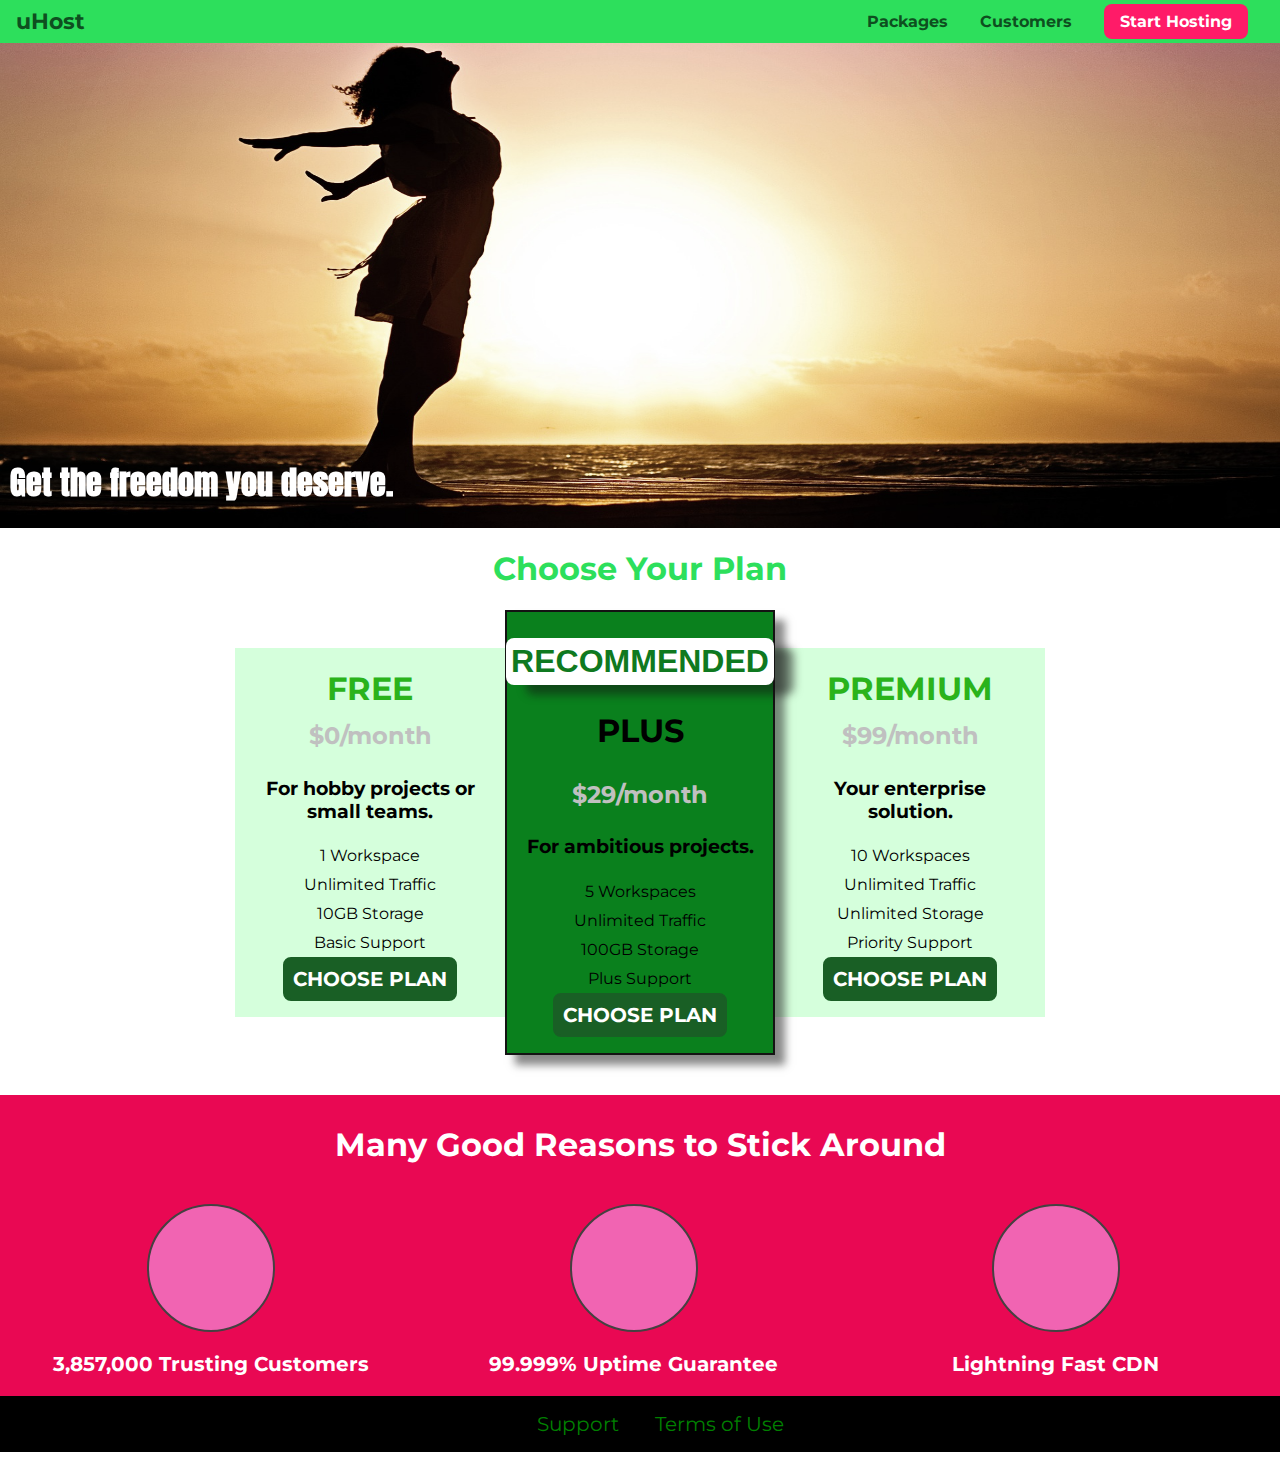
<file: index.html>
<!DOCTYPE html>
<html lang="en">

<head>
    <meta charset="UTF-8">
    <meta http-equiv="X-UA-Compatible" content="ie=edge">
    <meta name= "viewPort" content="width=device-width,inotial-scale=1.0">
    <title>uHost</title>
    <link rel="shortcut icon" href="favicon.png">
    <link href="https://fonts.googleapis.com/css?family=Anton" rel="stylesheet">
    <link href="https://fonts.googleapis.com/css?family=Montserrat:400,700" rel="stylesheet">
    <link rel="stylesheet" href="shared.css">
    <link rel="stylesheet" href="main.css">
</head>

<body>
    <div class="black_drop visibilty"></div>
    <div class="notification visibilty">
        <h1 class=notification_question>Do you want to continue?</h1>
        <div>
            <a class = "notification_a">
                <button class="notification_button notification_button_yes">yes</button>
            </a>
            <a class=notification_a>
                <button class="notification_button notification_button_no">no</button>
            </a>
        </div>
    </div>
    <div class = "drawer visibilty">
        <ul class="drawer-nav__items">
            <li class="drawer-nav__item">
                <a href="packages/index.html">Packages</a>
            </li>
            <li class="drawer-nav__item">
                <a href="customers/index.html">Customers</a>
            </li>
            <li class="drawer-nav__item ">
                <a href="start-hosting/index.html">>>Start Hosting<<</a>
            </li>
        </ul>
    </div>
    <header class="main-header">
        <div class="main-header-hamburger">
            <a href="index.html" class="main-header__brand">
                uHost
            </a>
            <div class="manu_hamburger">
                <div class="manu_hamburger_line"></div>
                <div class="manu_hamburger_line"></div>
                <div class="manu_hamburger_line"></div>
            </div>
        </div>
        <nav class="main-nav">
            <ul class="main-nav__items">
                <li class="main-nav__item">
                    <a href="packages/index.html">Packages</a>
                </li>
                <li class="main-nav__item">
                    <a href="customers/index.html">Customers</a>
                </li>
                <li class="main-nav__item main-nav__item--cta">
                    <a href="start-hosting/index.html">Start Hosting</a>
                </li>
            </ul>
        </nav>
    </header>
    <main>
        <section id="product-overview">
            <h1>Get the freedom you deserve.</h1>
        </section>
        <section id="plans">
            <h1 class="section-title">Choose Your Plan</h1>
             <div class="plans_lists">
                 <article class ="plan">
                     <h1 class="plan_title">FREE</h1>
                     <h2 class="price">$0/month</h2>
                     <h3>For hobby projects or small teams.</h3>
                     <ul class="plan_list">
                         <li class="plan_list_item">1 Workspace</li>
                         <li class="plan_list_item">Unlimited Traffic</li>
                         <li class="plan_list_item">10GB Storage</li>
                         <li class="plan_list_item">Basic Support</li>
                     </ul>
                     <div>
                         <button class="button">CHOOSE PLAN</button>
                     </div>
                 </article>
                 <article class="plan plan_box">
                     <h1 class="plan_recommended">RECOMMENDED</h1>
                     <h1>PLUS</h1>
                     <h2 class="price">$29/month</h2>
                     <h3>For ambitious projects.</h3>
                     <ul class="plan_list">
                         <li class="plan_list_item">5 Workspaces</li>
                         <li class="plan_list_item">Unlimited Traffic</li>
                         <li class="plan_list_item">100GB Storage</li>
                         <li class="plan_list_item">Plus Support</li>
                     </ul>
                     <div>
                         <button class="button">CHOOSE PLAN</button>
                     </div>
                 </article>
                 <article class="plan">
                     <h1 class="plan_title">PREMIUM</h1>
                     <h2 class="price">$99/month</h2>
                     <h3>Your enterprise solution.</h3>
                     <ul class="plan_list">
                         <li class="plan_list_item">10 Workspaces</li>
                         <li class="plan_list_item">Unlimited Traffic</li>
                         <li class="plan_list_item" class="plan_list_item">Unlimited Storage</li>
                         <li class="plan_list_item">Priority Support</li>
                     </ul>
                     <div>
                         <button class="button">CHOOSE PLAN</button>
                     </div>
                 </article>
             </div>
        </section>
        <section id= "info">
            <h1 class="info_title">Many Good Reasons to Stick Around</h1>
            <ul class = "info_list">
                <li class="info_item">
                    <div class="info_item_image">

                    </div>
                    <p class="info_descreption">3,857,000 Trusting Customers</p>
                </li>
                <li class="info_item">
                    <div class="info_item_image">

                    </div>
                    <p class="info_descreption">99.999% Uptime Guarantee</p>
                </li>
                <li class="info_item">
                    <div class="info_item_image">

                    </div>
                    <p class="info_descreption">Lightning Fast CDN</p>
                </li>
            </ul>
        </section>
    </main>
    <footer class="main_footer">
        <nav>
            <ul class="main_footer_list">
                <li class="main_footer_item">
                    <a href="#">Support</a>
                </li >
                <li class="main_footer_item">
                    <a href="#">Terms of Use</a>
                </li>
            </ul>
        </nav>
    </footer>
    <script src="index.js"></script>
    <script src= "shared.js"></script>
</body>

</html>
</file>
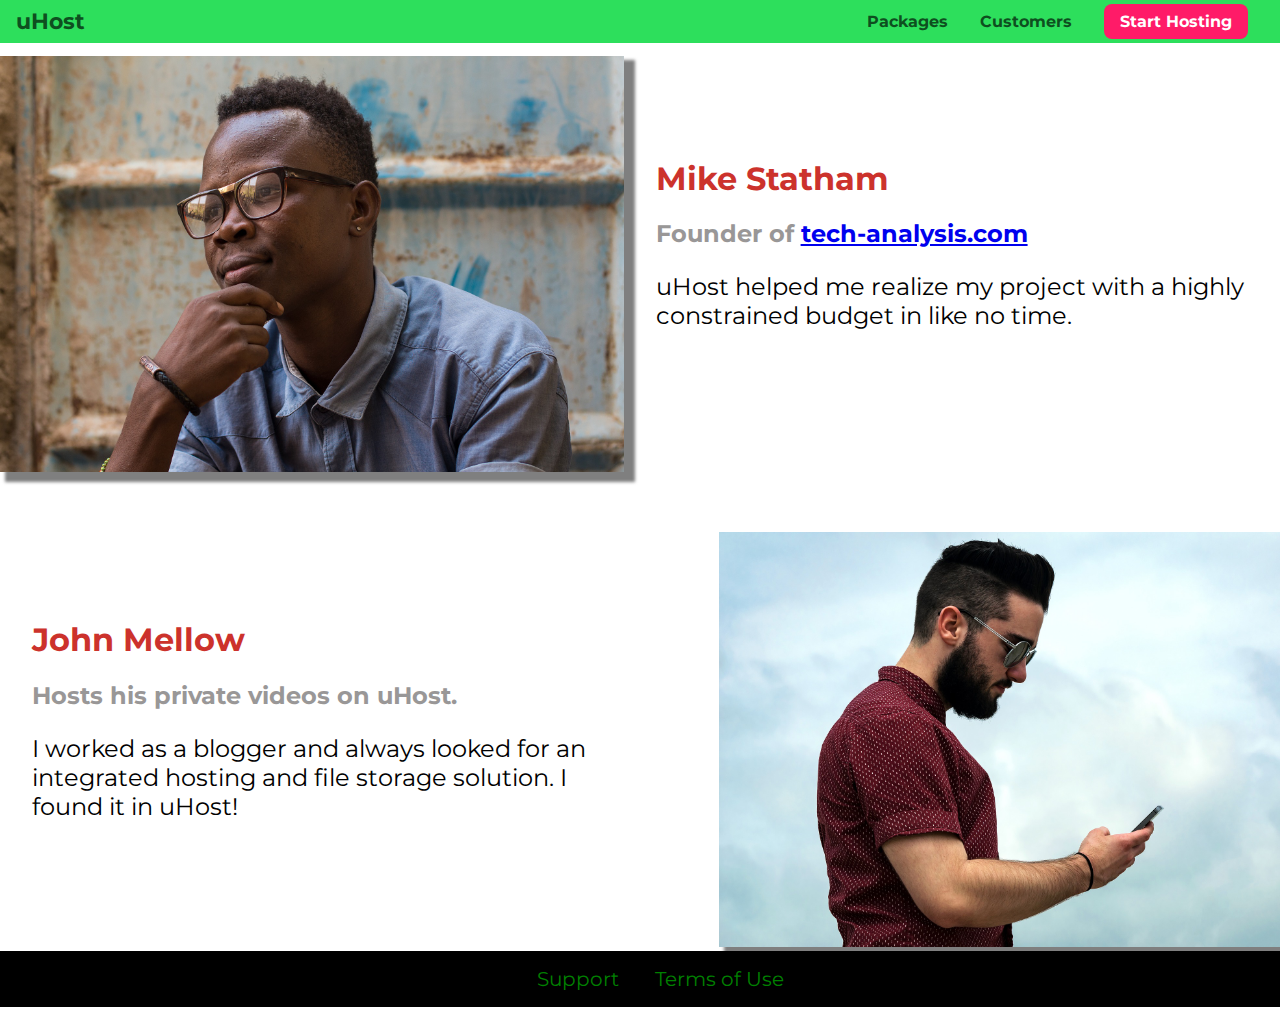
<file: customers/index.html>
<!DOCTYPE html>
<html lang="en">

<head>
    <meta charset="UTF-8">
    <meta http-equiv="X-UA-Compatible" content="ie=edge">
    <meta name="viewPort" content="width=device-width,inotial-scale=1.0">
    <title>uHost</title>
    <link rel="shortcut icon" href="../favicon.png">
    <link href="https://fonts.googleapis.com/css?family=Anton" rel="stylesheet">
    <link href="https://fonts.googleapis.com/css?family=Montserrat:400,700" rel="stylesheet">
    <link rel="stylesheet" href="../shared.css">
    <link rel="stylesheet" href="customer.css">
</head>

<body>
    <div class="black_drop visibilty"></div>
    <div class="drawer visibilty">
        <ul class="drawer-nav__items">
            <li class="drawer-nav__item">
                <a href="../index.html">Packages</a>
            </li>
            <li class="drawer-nav__item">
                <a href="index.html">Customers</a>
            </li>
            <li class="drawer-nav__item ">
                <a href="start-hosting/index.html">>>Start Hosting</a>
            </li>
        </ul>
    </div>
    <header class="main-header">
        <div class="main-header-hamburger">
            <a href="../index.html" class="main-header__brand">
                uHost
            </a>
            <div class="manu_hamburger">
                <div class="manu_hamburger_line"></div>
                <div class="manu_hamburger_line"></div>
                <div class="manu_hamburger_line"></div>
            </div>
        </div>
        <nav class="main-nav">
            <ul class="main-nav__items">
                <li class="main-nav__item">
                    <a href="../packages/index.html">Packages</a>
                </li>
                <li class="main-nav__item">
                    <a href="index.html">Customers</a>
                </li>
                <li class="main-nav__item main-nav__item--cta">
                    <a href="start-hosting/index.html">Start Hosting</a>
                </li>
            </ul>
        </nav>
    </header>
    <main>
        <div>
            <div class="testimonial" id="customer-1">
                <div class="testimonial__image-container">
                    <img src="../customers/customer-1.jpg" alt="Mike Statham - Customer" class="testimonial__image">
                </div>
                <div class="testimonial__info">
                    <h1 class="testimonial__name">Mike Statham</h1>
                    <h2 class="testimonial__subtitle">Founder of
                        <a href="tech-analysis.com">tech-analysis.com</a>
                    </h2>
                    <p class="testimonial__text">uHost helped me realize my project with a highly constrained budget in
                        like no
                        time.</p>
                </div>
            </div>
            <div class="testimonial" id="customer-2">

                <div class="testimonial__info">
                    <h1 class="testimonial__name">John Mellow</h1>
                    <h2 class="testimonial__subtitle">Hosts his private videos on uHost.
                    </h2>
                    <p class="testimonial__text">I worked as a blogger and always looked for an integrated hosting and
                        file
                        storage solution. I found
                        it in uHost!
                    </p>
                </div>
                <div class="testimonial__image-container">
                    <img src="../customers/customer-2.jpg" alt="John Mellow - Customer" class="testimonial__image">
                </div>
            </div>
        </div>
    </main>

    <footer class="main_footer">
        <nav>
            <ul class="main_footer_list">
                <li class="main_footer_item">
                    <a href="#">Support</a>
                </li>
                <li class="main_footer_item">
                    <a href="#">Terms of Use</a>
                </li>
            </ul>
        </nav>
    </footer>
    <script src="../shared.js"></script>
</body>

</html>
</file>
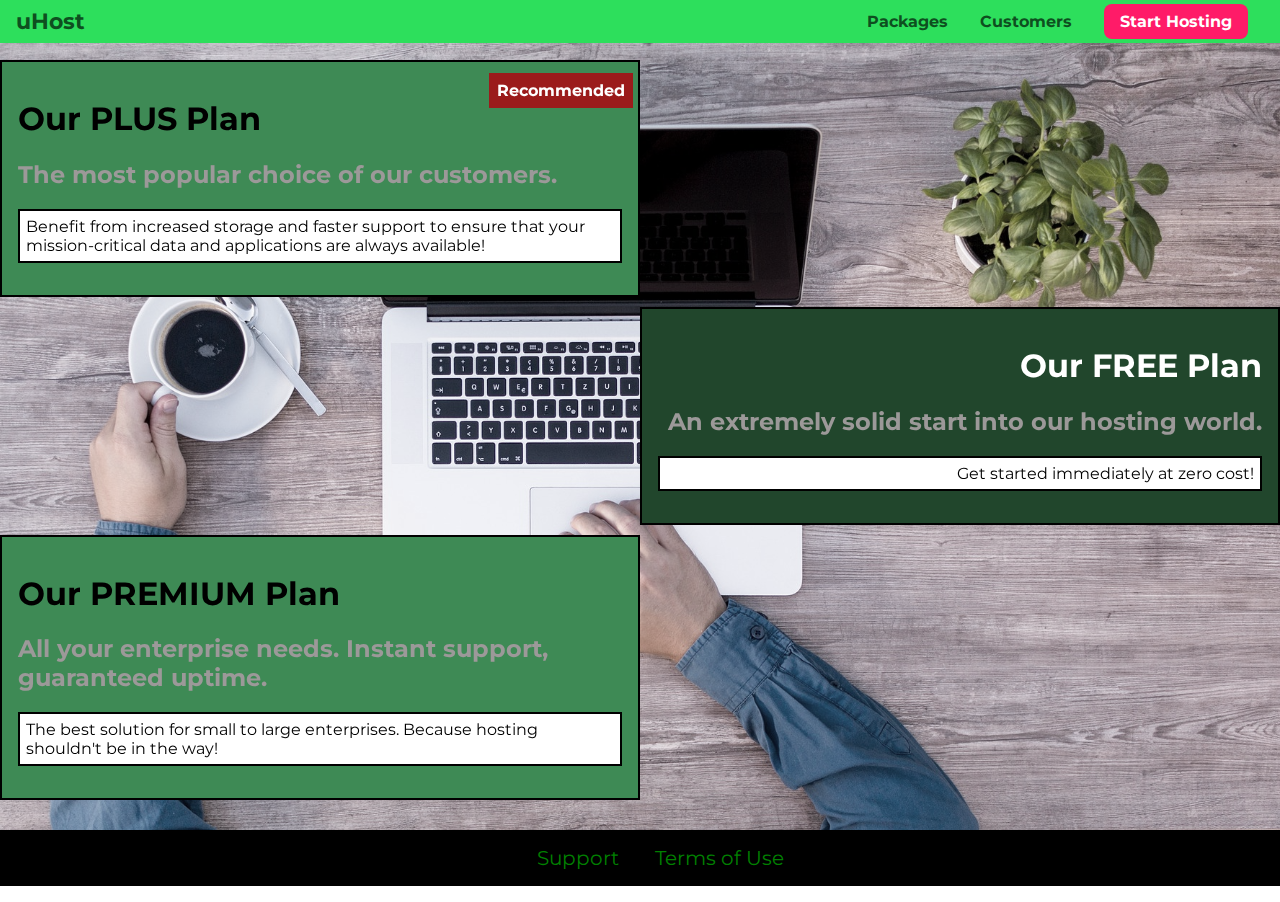
<file: packages/index.html>
<!DOCTYPE html>
<html lang="en">

    <head>
        <meta charset="UTF-8">
        <meta http-equiv="X-UA-Compatible" content="ie=edge">
        <meta name="viewPort" content="width=device-width,inotial-scale=1.0">
        <title>uHost</title>
        <link rel="shortcut icon" href="../favicon.png">
        <link href="https://fonts.googleapis.com/css?family=Anton" rel="stylesheet">
        <link href="https://fonts.googleapis.com/css?family=Montserrat:400,700" rel="stylesheet">
        <link rel="stylesheet" href="../shared.css">
        <link rel="stylesheet" href="packges.css">
    </head>

    <body>
        <div class="black_drop visibilty"></div>
        <div class="drawer visibilty">
            <ul class="drawer-nav__items">
                <li class="drawer-nav__item">
                    <a href="index.html">Packages</a>
                </li>
                <li class="drawer-nav__item">
                    <a href="../customers/index.html">Customers</a>
                </li>
                <li class="drawer-nav__item ">
                    <a href="start-hosting/index.html">>>Start Hosting</a>
                </li> 
            </ul> 
        </div>
        <header class="main-header">
            <div class="main-header-hamburger">
                <a href="../index.html" class="main-header__brand">
                    uHost
                </a>
                <div class="manu_hamburger">
                    <div class="manu_hamburger_line"></div>
                    <div class="manu_hamburger_line"></div>
                    <div class="manu_hamburger_line"></div>
                </div>
            </div>
            <nav class="main-nav">
                <ul class="main-nav__items">
                    <li class="main-nav__item">
                        <a href="index.html">Packages</a>
                    </li>
                    <li class="main-nav__item">
                        <a href="../customers/index.html">Customers</a>
                    </li>
                    <li class="main-nav__item main-nav__item--cta">
                        <a href="start-hosting/index.html">Start Hosting</a>
                    </li>
                </ul>
            </nav>
        </header>
        <main class = "deck">
            <section class="card">
                <a href="#">
                    <h1>Our PLUS Plan</h1>
                    <h1 class="recommened">Recommended</h1>
                    <h2 class="card_explin">The most popular choice of our customers.</h2>
                    <p class="card-box">Benefit from increased storage and faster support to ensure that your mission-critical
                        data and applications
                        are always available!</p>
                </a>
            </section>
            <section class="card card-right">
                <a href="#">
                    <h1>Our FREE Plan</h1>
                    <h2 class="card_explin">An extremely solid start into our hosting world.</h2>
                    <p class="card-box">Get started immediately at zero cost!</p>
                </a>
            </section>
            <section class="card">
                <a href="#">
                    <h1>Our PREMIUM Plan</h1>
                    <h2 class="card_explin">All your enterprise needs. Instant support, guaranteed uptime. </h2>
                    <p class="card-box">The best solution for small to large enterprises. Because hosting shouldn't be
                        in the
                        way!</p>
                </a>
            </section>
        </main>

        <footer class="main_footer">
            <nav>
                <ul class="main_footer_list">
                    <li class="main_footer_item">
                        <a href="#">Support</a>
                    </li>
                    <li class="main_footer_item">
                        <a href="#">Terms of Use</a>
                    </li>
                </ul>
            </nav>
        </footer>
        <script src="../shared.js"></script>
    </body>

</html>
</file>
<file: shared.css>
*{
    box-sizing: border-box;
}
body {
    font-family: 'Montserrat', sans-serif;
    margin: 0;
}
/* navigation */
.main-header {
    position: fixed;
    top: 0;
    z-index: 10;
    width: 100%;
    background: #2ddf5c;
    padding: 8px 16px;
    display: flex;
    align-items:center;
    justify-content:space-between;
}

.manu_hamburger{
    vertical-align: middle;
    cursor: pointer;
}

.manu_hamburger_line{
    width: 35px;
    height: 4px;
    background-color: black;
    margin: 4px 0;
}
.main-header-hamburger{
    display: flex;
    flex-direction: row;
    justify-content:space-between;
    width: 40rem;
}

.drawer-nav__items{
    position: fixed;
    display: flex;
    flex-direction: column;
    align-items: center;
    justify-content:space-evenly ;
    list-style: none;
    background-color: rgb(88, 180, 119);
    top: 40px;
    right: 0;
    z-index: 10;
    height: 20vh;
    width: 100vw;
    margin: 0;
    padding: 16px;
    text-align: center;
}
.drawer-nav__item{
    text-decoration: none;
}
.drawer-nav__item a{
    text-decoration: none;
    color: #0e4f1f;
    font-weight: bold;
    padding: 3px 0;
}
.drawer-nav__item a:hover{
    color: white;
}
.main-header__brand {
    color: #0e4f1f;
    text-decoration: none;
    font-weight: bold;
    font-size: 22px;
}
.main-nav {
    vertical-align: middle; 
    display: none ;
}

@media(min-width: 40rem) {
    .manu_hamburger {
        display: none;
    }
    .main-nav {
        display: inline;
    }
    .main-header-hamburger{
        width: auto;
    }
}

.main-nav__items {
    margin: 0;
    padding: 0;
    list-style: none;
    display: flex;
    justify-content:space-between;

}

.main-nav__item {
    
    margin: 0 16px;
}

.main-nav__item a {
    text-decoration: none;
    color: #0e4f1f;
    font-weight: bold;
    padding: 3px 0;
}

.main-nav__item a:hover,
.main-nav__item a:active {
    color: white;
    border-bottom: 5px solid white;
}

.main-nav__item--cta a {
    color: white;
    background: #ff1b68;
    padding: 8px 16px;
    border-radius: 8px;
}

.main-nav__item--cta a:hover,
.main-nav__item--cta a:active {
    color: #ff1b68;
    background: white;
    border: none;
}


/* footer section */
.main_footer {
    background-color: black;
}

.main_footer_list {
    margin-top: 0;
    text-align: center;
}

.main_footer_item {
    display: inline-block;
    padding: 16px;
}

.main_footer_item a {
    text-decoration: none;
    font-size: 20px;
    color: green;
}

.main_footer_item a:active,
.main_footer_item a:hover {
    color: greenyellow;
}

.black_drop {
    background-color: rgba(0, 0, 0, 0.5);
    width: 100vw;
    height: 100vh;
    position: fixed;
    z-index: 5;
}

.visibilty{
    display: none !important;
}
</file>
<file: main.css>
#product-overview {
    background-image: url(freedom.jpg) ;
    background-size: 100% 130%;
    background-repeat: no-repeat;
    background-position:100% 30% ;
    width: 100%;
    height: 50vh;
    padding: 10px;
    filter: grayscale(30%);
    position: relative;
}

    /* plans section */
.button {
    font: inherit;
    padding: 8px;
    border-radius: 8px;
    background: rgb(25, 95, 37);
    color: white;
    font-weight: bold;
    font-size: 20px;
    cursor: pointer;
    border: solid 2px rgb(25, 95, 37);
}

.button:hover,
.button:active {
    background: white;
    color: rgb(25, 95, 37);
}

.button:focus {
    outline: none;
}
.section-title {
    color: #2ddf5c;
    text-align: center;
}

#product-overview h1 {
    color: white;
    font-family: 'Anton', sans-serif;
    position: absolute;
    bottom: 0;
}

#plans{
    text-align: center;
    
}

.plan{
    /* text-align: center;
    display: inline-block; */
    width: 100%;
    /* margin: 8px; */
    /* margin-left: 20px; */
    padding: 16px;
    vertical-align: middle;
    background-color: #d5ffdc;
    display: flex;
    flex-direction: column;
    align-items: center;
}

.plan_list{
    display: flex;
    flex-direction: column;
    align-items: center;
    list-style-type: none;
    margin: 0;
    padding: 0;
}
.price{
    color: silver;
    margin: 3px 0;
}

.plan_list_item{
    margin: 2px 0;
}
.plan_box{
   box-shadow: 10px 10px 8px rgba(20, 19, 19, 0.5);
   border: solid rgb(20, 19, 19) 2px;
   background-color: rgb(10, 128, 29);
}
.plan_recommended{
    box-shadow: 20px 10px 8px rgba(20, 19, 19, 0.5);
    background-color:white ;
    padding: 5px;
    margin: 10px 30px 5px 30px;
    border-radius: 8px;
    color: rgb(15, 121, 32);
    font-family: Verdana, Geneva, Tahoma, sans-serif;
}
.plan_title{
    color: rgb(42, 179, 27);
    margin: 3px 0;
}
.plans_lists{
    text-align: center;
    margin: 0 auto;
    width: 90%;
}
/* information section */
#info{
    background-color: rgb(233, 8, 83);
    margin: 20px 0 0 0;
}
.info_title{
    text-align: center;
    color: white;
    margin: 40px 0;
    padding-top: 30px;
}
.info_list{
    display: flex;
    flex-direction: column;
    align-items: flex-start;
    justify-items: center;
    list-style: none;
    margin: 0;
    padding: 0;
    text-align: center;
}
.info_item{
    /* display: inline-block; */
    width: 100%;
    vertical-align: top;
}
.info_item_image{
    border: 2px solid rgb(68, 65, 65);
    border-radius: 50%;
    height: 128px;
    width: 128px;
    margin: 0 auto;
    background-color: rgb(241, 100, 178);
}
.info_descreption{
    color: white;
    font-size: 20px;
    font-weight:bold ;
    text-align: center;
}
/* notification section */
.notification {
    position: fixed;
    display: flex;
    flex-direction: column;
    align-items: center;
    justify-content:space-evenly; 
    align-content: center;
    z-index: 7;
    width: 60vw;
    height: 30vh;
    background-color: white;
    top: 20%;
    left: 20%;
}
.notification_question{
    color: rgb(163, 55, 60);
    font-weight: bold;
    font-size: 2rem;
}
.notification_button{
    width: 100px;
    height: 40px;
    border-radius: 10px;
    cursor: pointer;
}
.notification_button_yes{
    background-color: green;
    border:2px white solid;
}
.notification_button_yes:hover,
 .notification_button_yes:active{
    background-color: white;
    border: 2px green solid;
}

.notification_button_no{
    background-color: red;
    border:2px white solid;
}
.notification_button_no:hover,
.notification_button_no:active {
    background-color: white;
    border: 2px red solid;
}

@media(min-width: 40rem){
    .plans_lists{
        display: flex;
        flex-direction: row;
        align-items: center;
        justify-content: center;
        max-width: 900px;
    }

    .plan {
        width: 30%;
        /* margin: 8px;
        margin-left: 20px;
        padding: 16px;  */
        background-color: #d5ffdc;
    }
    #product-overview{
        background-position: center;
        height: 528px;
    }
    .plan_box{
        position: relative;
        z-index: 5;
        background-color: rgb(10, 128, 29);
    }
    .plan_list_item{
        margin:5px 0
    }
    .plan_title{
        margin: 5px 0;
    }
    .price{
        margin: 8px 0   ;
    }

    .info_list{
        display: flex;
        flex-direction: row;
        justify-items: center;
        align-items: center;
    }
    .info_item{
        width: 33%;
    }
}
</file>
<file: customers/customer.css>
.testimonial {
    margin-top: 16px;
}

.testimonial__image {
    margin-top: 40px;
    width: 100%;
    box-shadow: 8px 7px 3px 3px rgba(0, 0, 0, 0.5);
}

.testimonial__image-container {
    width: 100%;
    vertical-align: middle;
    display: inline-block;
}

.testimonial__info {
    width: 100%;
    display: inline-block;
    text-align: start;
    padding: 15px;
    vertical-align: middle;
}

.testimonial__name {
    color: rgb(204, 50, 44);
}

.testimonial__subtitle {
    color: rgb(153, 151, 151);
}

.testimonial__text {
    font-size: 24px;
}

#customer-2 img {
    margin-left: 0;
}

@media(min-width:40rem){
    #customer-2 img {
        margin-left:10%;
    }
    .testimonial__info {
        width: 100%;
        text-align: start;
        padding: 32px;
        vertical-align: middle;
    }
    .testimonial__image {
        margin-top: 40px;
        width: 100%;
    }
    .testimonial {
        width: 100%;
        vertical-align: middle;
        display: flex;
        align-items: center;
        justify-items: center;
    }
}
</file>
<file: packages/packges.css>
/* main section */
.card {
    border: solid black 2px;
    /* display: block; */
    width: 100%;
    background-color: rgb(6, 158, 52);
    padding: 16px;
    position: relative;
    margin-bottom: 10px;
}

.card:hover,
.card:active {
    border: solid red 2px;
    
}

.card-right{
    position: relative;
    left: 0;
    text-align: end;
    background-color: rgb(6, 80, 28);
}
.card-right h1{
    color:white;
}
.card a{
    text-decoration: none;
    color: black;
}
.card-box{
    background-color: white;
    border:solid black 2px;
    padding: 6px;
}
.card_explin{
    color: rgb(158, 152, 152);
}
.deck{
    display: flex;
    flex-direction: column;
    align-items: flex-start;
    justify-content: flex-start;
    margin-top: 40px;
    background-image: url(plans-background.jpg);
    background-position: 100% 10%;
    background-size: cover;
    filter: grayscale(50%);
    padding: 20px 0 20px 0;
    
}
.recommened{
    background-color: red;
    position: absolute;
    color: white;
    padding: 8px;
    font-size: 16px;
    right: 5px;
    top: 0;
}
@media(min-width: 40rem){
.card {
    border: solid black 2px;
    display: block;
    width: 50%;
}
.card-right {
    position: relative;
    left: 50%;
}

.deck {
    display:block ;
}
}
</file>
